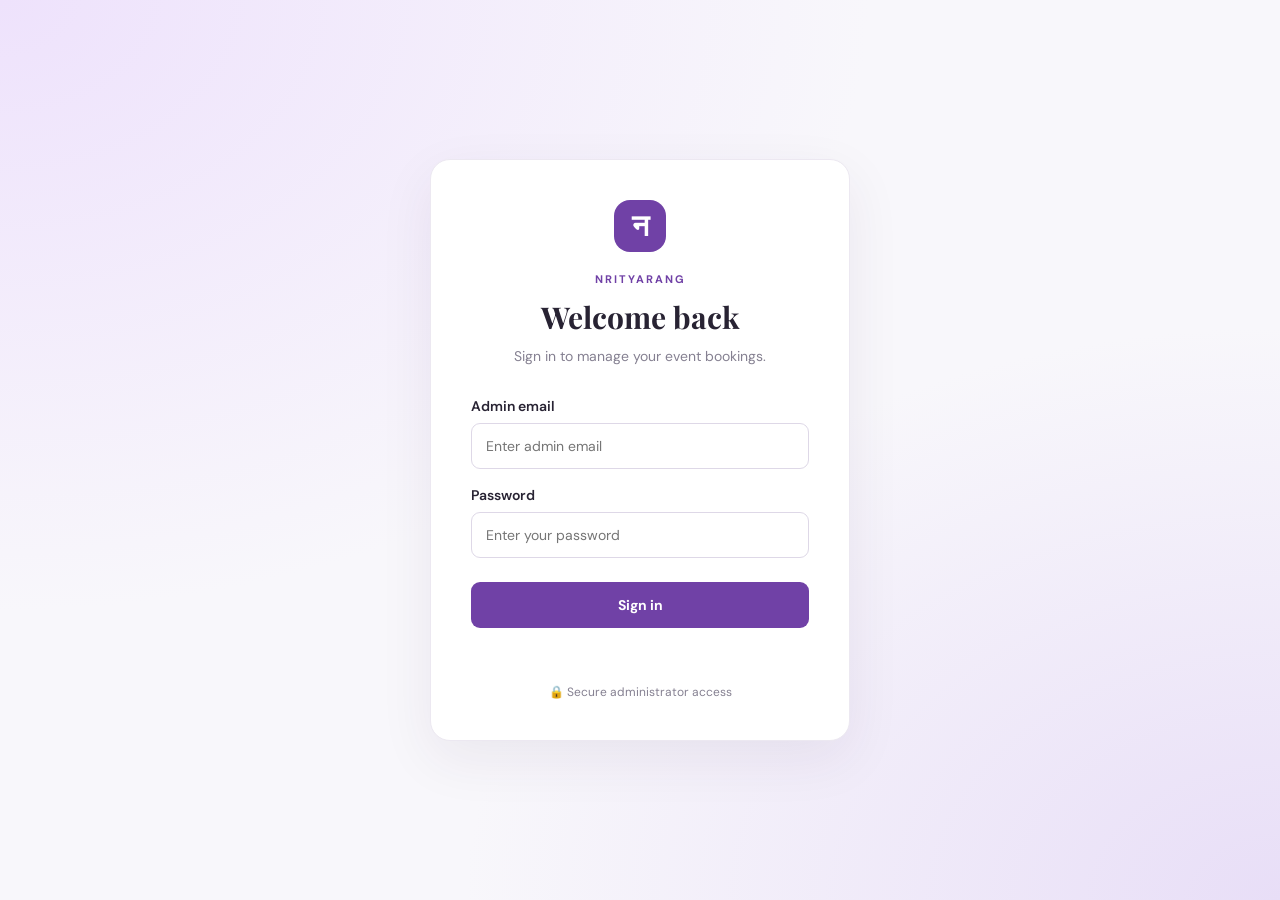
<file: index.html>
<!DOCTYPE html>
<html lang="en">
<head>
  <meta charset="UTF-8">
  <meta name="viewport" content="width=device-width, initial-scale=1.0">
  <title>Nrityarang | Admin Panel</title>
  <link rel="stylesheet" href="admin.css">
</head>
<body>
  <main class="app">

    <!-- LOGIN PAGE -->
    <section id="loginPage" class="login-page">
      <div class="login-card">
        <div class="brand-icon">न</div>
        <p class="eyebrow">NRITYARANG</p>
        <h1>Welcome back</h1>
        <p class="muted">Sign in to manage your event bookings.</p>

        <form id="loginForm">
          <label for="email">Admin email</label>
          <input
            id="email"
            type="email"
            placeholder="Enter admin email"
            autocomplete="username"
            required
          >

          <label for="password">Password</label>
          <input
            id="password"
            type="password"
            placeholder="Enter your password"
            autocomplete="current-password"
            required
          >

          <button id="loginButton" type="submit">Sign in</button>
          <p id="loginMessage" class="message" role="status"></p>
        </form>

        <p class="security-note">
          <span>🔒</span> Secure administrator access
        </p>
      </div>
    </section>

    <!-- DASHBOARD: hidden until backend authentication succeeds -->
    <section id="dashboardPage" class="dashboard-page" hidden>
      <aside class="sidebar">
        <div class="sidebar-brand">
          <span class="brand-icon small">न</span>
          <div>
            <strong>Nrityarang</strong>
            <small>Event Management</small>
          </div>
        </div>

        <p class="nav-heading">WORKSPACE</p>
        <button class="nav-item active" data-section="overview">
          <span>▦</span> Overview
        </button>
        <button class="nav-item" data-section="bookings">
          <span>▤</span> Bookings
        </button>
        <button class="nav-item" data-section="seats">
          <span>🪑</span> Seat management
        </button>
        <button class="nav-item" data-section="event">
          <span>📅</span> Event Details
        </button>
        <button class="nav-item" data-section="enquiries">
          <span>🎓</span> Student Enquiries
        </button>

        <div class="sidebar-bottom">
          <p class="muted">Signed in as administrator</p>
          <button id="logoutButton" class="logout-button">↪ Log out</button>
        </div>
      </aside>

      <div class="main-content">
        <header class="topbar">
          <div>
            <p class="eyebrow">EVENT ADMINISTRATION</p>
            <h1 id="pageTitle">Dashboard overview</h1>
          </div>
          <span class="admin-badge">Admin</span>
        </header>

        <div id="dashboardMessage" class="notice" role="status">
          Loading dashboard information…
        </div>

        <!-- 1. OVERVIEW SECTION -->
        <section id="overviewSection">
          <div class="welcome-row">
            <div>
              <h2>Event overview</h2>
              <p class="muted">A summary of your event booking activity.</p>
            </div>
            <div style="display: flex; gap: 10px; align-items: center; flex-wrap: wrap;">
              <button id="refreshButton" class="secondary-button">
                ↻ Refresh data
              </button>
              <button id="clearAllBookingsOverviewBtn" style="background-color: #dc3545; color: white; border: none; padding: 9px 16px; border-radius: 6px; cursor: pointer; font-weight: 600; font-size: 13px; display: inline-flex; align-items: center; gap: 6px;">
                🗑️ Clear All Bookings
              </button>
            </div>
          </div>

          <!-- ACTIVE PERFORMANCE SUMMARY WIDGET -->
          <div style="display: flex; justify-content: space-between; align-items: center; background: #faf8fd; border: 1px solid #ebdff5; border-radius: 10px; padding: 14px 20px; margin-bottom: 20px; flex-wrap: wrap; gap: 14px;">
            <div>
              <div style="display: flex; align-items: center; gap: 10px;">
                <span style="font-size: 11px; text-transform: uppercase; font-weight: 700; letter-spacing: 0.5px; color: var(--purple-dark);">📅 ACTIVE PERFORMANCE SCHEDULE</span>
                <span id="overviewBookingBadge" style="font-size: 11px; font-weight: 700; padding: 3px 9px; border-radius: 12px; background: #eafaf1; color: #1e7e34; border: 1px solid #c3e6cb;">
                  🟢 Seats: OPEN
                </span>
              </div>
              <h3 style="margin: 4px 0 2px; font-size: 16px; color: #222;" id="overviewEventDisplay">Nrityarang 2026 · September,6 2026, 7pm</h3>
              <small class="muted" id="overviewVenueDisplay">Prabodhankar Thackeray auditorium, Borivali(west), Mumbai</small>
            </div>
            <div style="display: flex; gap: 8px; align-items: center; flex-wrap: wrap;">
              <button id="overviewToggleBookingBtn" class="secondary-button" style="cursor: pointer; display: inline-flex; align-items: center; gap: 6px; font-weight: 600;">
                🔒 Disable Seat Selection
              </button>
              <button class="secondary-button" data-section="event" style="cursor: pointer; display: inline-flex; align-items: center; gap: 6px;">
                ✏️ Edit Event Details
              </button>
            </div>
          </div>

          <!-- MAIN STATS CARDS -->
          <div class="stats-grid">
            <article class="stat-card">
              <p>Total capacity</p>
              <h2 id="totalHallSeats">941</h2>
              <small>Auditorium booking capacity</small>
            </article>
            <article class="stat-card">
              <p>Seats booked</p>
              <h2 id="totalSeats">—</h2>
              <small>Confirmed booked seats</small>
            </article>
            <article class="stat-card">
              <p>Blocked seats</p>
              <h2 id="blockedSeats">85</h2>
              <small>VIP rows A, B, C reserved</small>
            </article>
            <article class="stat-card">
              <p>Available seats</p>
              <h2 id="availableSeats">—</h2>
              <small>Open for public booking</small>
            </article>
            <article class="stat-card">
              <p>Total bookings</p>
              <h2 id="totalBookings">—</h2>
              <small>Confirmed booking orders</small>
            </article>
            <article class="stat-card revenue-card">
              <p>Verified revenue</p>
              <h2 id="totalRevenue">—</h2>
              <small>Based on verified payment records</small>
            </article>
          </div>

          <!-- STUDENT ENQUIRIES OVERVIEW BANNER -->
          <div style="background: linear-gradient(135deg, #fff7ed, #ffedd5); border: 1px solid #fed7aa; border-radius: 14px; padding: 16px 20px; margin-top: 20px; display: flex; align-items: center; justify-content: space-between; flex-wrap: wrap; gap: 14px; box-shadow: 0 2px 8px rgba(234, 88, 12, 0.06);">
            <div style="display: flex; align-items: center; gap: 14px;">
              <div style="width: 44px; height: 44px; border-radius: 10px; background: #ea580c; color: white; display: flex; align-items: center; justify-content: center; font-size: 22px;">
                🎓
              </div>
              <div>
                <h3 style="margin: 0; font-size: 15px; color: #9a3412;">Student Admission Enquiries</h3>
                <p id="overviewEnquiriesSummary" style="margin: 3px 0 0; font-size: 13px; color: #7c2d12;">
                  Tracking leads across WhatsApp, Email, Website Form & Studio Walk-ins
                </p>
              </div>
            </div>
            <button class="secondary-button" data-section="enquiries" style="background: white; border: 1px solid #ea580c; color: #ea580c; font-weight: 600; padding: 8px 16px; border-radius: 8px; cursor: pointer;">
              View All Enquiries ➔
            </button>
          </div>

          <!-- OPTION 6: BRANCH-WISE TICKET LEADERBOARD -->
          <section class="panel" style="margin-top: 24px; margin-bottom: 24px;">
            <div class="panel-heading">
              <div>
                <div style="display: flex; align-items: center; gap: 8px;">
                  <span style="font-size: 20px;">🏆</span>
                  <h2>Branch-wise Ticket Leaderboard</h2>
                </div>
                <p class="muted">Live ticket sales and attendance distribution across all 5 Vidyalaya branches</p>
              </div>
              <span id="topBranchBadge" style="font-size: 12px; font-weight: 700; background: #fdf5e6; color: #b7791f; border: 1px solid #fbd38d; padding: 4px 12px; border-radius: 20px;">
                🥇 Leading: Calculating…
              </span>
            </div>

            <!-- 5 Branch Cards Grid -->
            <div id="branchCardsGrid" style="display: grid; grid-template-columns: repeat(auto-fit, minmax(180px, 1fr)); gap: 14px; margin-bottom: 20px;">
              <!-- Populated dynamically by admin.js -->
            </div>

            <!-- Comparative Progress Bars -->
            <div style="background: #faf9fd; border: 1px solid #ebdff5; border-radius: 12px; padding: 18px 20px;">
              <h4 style="margin: 0 0 14px; font-size: 12.5px; text-transform: uppercase; letter-spacing: 0.5px; color: var(--purple-dark);">
                📊 Relative Attendance Share
              </h4>
              <div id="branchBarsContainer" style="display: flex; flex-direction: column; gap: 12px;">
                <!-- Populated dynamically by admin.js -->
              </div>
            </div>
          </section>

          <!-- RECENT BOOKINGS TABLE -->
          <section class="panel">
            <div class="panel-heading">
              <div>
                <h2>Recent bookings</h2>
                <p class="muted">Latest records with instant ticket sharing options</p>
              </div>
              <button class="text-button" data-section="bookings">
                View all
              </button>
            </div>

            <div class="table-wrapper">
              <table>
                <thead>
                  <tr>
                    <th>Booking ID</th>
                    <th>Customer</th>
                    <th>Branch</th>
                    <th>Seats</th>
                    <th>Amount</th>
                    <th>Actions (Resend)</th>
                  </tr>
                </thead>
                <tbody id="recentBookings">
                  <tr>
                    <td colspan="6" class="empty-state">
                      Waiting for backend connection.
                    </td>
                  </tr>
                </tbody>
              </table>
            </div>
          </section>
        </section>

        <!-- 2. BOOKINGS SECTION (WITH SEARCH & BRANCH FILTER) -->
        <section id="bookingsSection" hidden>
          <section class="panel">
            <div class="panel-heading">
              <div>
                <h2>All bookings</h2>
                <p class="muted">Manage customer reservations, branch affiliations, and resend digital passes</p>
              </div>
              <div style="display: flex; gap: 10px; align-items: center; flex-wrap: wrap;">
                <button id="bookingsRefresh" class="secondary-button">
                  Refresh
                </button>
                <button id="clearAllBookingsBtn" style="background-color: #dc3545; color: white; border: none; padding: 8px 16px; border-radius: 6px; cursor: pointer; font-weight: bold; display: flex; align-items: center; gap: 6px;">
                  🗑️ Clear All Bookings
                </button>
              </div>
            </div>

            <!-- SEARCH AND BRANCH FILTER CONTROLS -->
            <div style="display: flex; gap: 12px; margin-bottom: 16px; flex-wrap: wrap;">
              <input
                id="bookingSearchInput"
                type="text"
                placeholder="🔍 Search by name, phone, or booking ID..."
                style="flex: 1; min-width: 240px; padding: 9px 14px; border: 1px solid #dcd3e6; border-radius: 8px; font-size: 13.5px;"
              />
              <select
                id="bookingBranchFilter"
                style="padding: 9px 14px; border: 1px solid #dcd3e6; border-radius: 8px; font-size: 13.5px; background: white; cursor: pointer;"
              >
                <option value="all">All Branches (5)</option>
                <option value="Borivali (East)">Borivali (East)</option>
                <option value="Dahisar (West)">Dahisar (West)</option>
                <option value="Dahisar (East)">Dahisar (East)</option>
                <option value="Goregaon (West)">Goregaon (West)</option>
                <option value="Nalasopara">Nalasopara</option>
              </select>
            </div>

            <div class="table-wrapper">
              <table>
                <thead>
                  <tr>
                    <th>Booking ID</th>
                    <th>Customer</th>
                    <th>Branch</th>
                    <th>Email / Phone</th>
                    <th>Seats</th>
                    <th>Amount</th>
                    <th>Payment</th>
                    <th>Actions (Resend Pass)</th>
                  </tr>
                </thead>
                <tbody id="allBookings">
                  <tr>
                    <td colspan="8" class="empty-state">
                      Booking data will appear after API integration.
                    </td>
                  </tr>
                </tbody>
              </table>
            </div>
          </section>
        </section>

        <!-- 3. SEATS SECTION -->
        <section id="seatsSection" hidden>
          <section class="panel">
            <div class="panel-heading">
              <div>
                <h2>Auditorium seat map</h2>
                <p class="muted">Live view of hall seats across Balcony, Middle, and Stalls tiers</p>
              </div>
              <div style="display: flex; gap: 10px; align-items: center; flex-wrap: wrap;">
                <button id="seatsToggleBookingBtn" class="secondary-button" style="cursor: pointer; display: inline-flex; align-items: center; gap: 6px; font-weight: 600;">
                  🔒 Disable Seat Selection
                </button>
                <select id="seatFilter" style="padding: 7px 12px; border-radius: 8px; border: 1px solid var(--border); font-size: 13px; background: white; cursor: pointer;">
                  <option value="all">All Seats (941)</option>
                  <option value="booked">Booked Only</option>
                  <option value="blocked">Blocked (VIP Rows A, B, C)</option>
                  <option value="available">Available Only</option>
                </select>
                <button id="seatsRefresh" class="secondary-button">
                  Refresh
                </button>
              </div>
            </div>

            <div class="seat-legend" style="display: flex; gap: 20px; align-items: center; flex-wrap: wrap; margin-bottom: 18px;">
              <span><i class="dot available"></i> Available (<strong id="seatSummaryAvailable">—</strong>)</span>
              <span><i class="dot booked"></i> Booked (<strong id="seatSummaryBooked">—</strong>)</span>
              <span><i class="dot blocked"></i> Blocked (<strong id="seatSummaryBlocked">85</strong>)</span>
              <span style="margin-left: auto; color: var(--muted); font-size: 12px;">Total Capacity: <strong>941</strong></span>
            </div>

            <div id="seatGrid" class="seat-grid">
              Seat information will appear after API integration.
            </div>
            <p class="muted seat-note">
              Rows A, B, and C (85 seats) are permanently reserved for VIP & organizers. Real-time booked seats sync directly with confirmed transactions.
            </p>
          </section>
        </section>

        <!-- 4. EVENT DETAILS & SEAT ACCESS CONTROLLER SECTION -->
        <section id="eventSection" hidden>
          <section class="panel">
            <div class="panel-heading">
              <div>
                <h2>Event Details & Booking Controls</h2>
                <p class="muted">Change the event date, time, venue, and toggle public access to the hall layout.</p>
              </div>
              <div style="display: flex; gap: 10px; align-items: center; flex-wrap: wrap;">
                <button id="resetEventBtn" type="button" class="secondary-button">
                  ↺ Reset Defaults
                </button>
                <button id="saveEventBtn" type="button" class="primary-button" style="background: var(--purple, #7434db); color: white; border: none; padding: 9px 20px; font-weight: 600; border-radius: 8px; cursor: pointer; display: flex; align-items: center; gap: 6px;">
                  💾 Save & Update Website
                </button>
              </div>
            </div>

            <div id="eventSaveNotice" class="notice" style="display: none; margin-bottom: 20px;"></div>

            <!-- PUBLIC SEAT BOOKING STATUS CONTROLLER -->
            <div style="background: #ffffff; border: 2px solid #ecdff5; border-radius: 12px; padding: 18px 20px; margin-bottom: 24px; box-shadow: 0 4px 12px rgba(116, 52, 219, 0.06);">
              <div style="display: flex; justify-content: space-between; align-items: center; flex-wrap: wrap; gap: 14px;">
                <div>
                  <div style="display: flex; align-items: center; gap: 10px;">
                    <span id="bookingStatusBadge" style="font-size: 12px; font-weight: 700; text-transform: uppercase; padding: 5px 12px; border-radius: 20px; background: #eafaf1; color: #1e7e34; border: 1px solid #c3e6cb;">
                      🟢 Seat Selection: OPEN (Active)
                    </span>
                    <strong style="font-size: 15px; color: #222;">Public Seat Selection & Booking Access</strong>
                  </div>
                  <p style="margin: 6px 0 0; color: var(--muted, #666); font-size: 13px;">
                    When disabled, the "Select Seat" button is locked on the website, and visitors cannot access the hall layout to select or reserve seats.
                  </p>
                </div>

                <div style="display: flex; gap: 10px; align-items: center; flex-wrap: wrap;">
                  <button id="toggleBookingStatusBtn" type="button" style="padding: 10px 18px; font-size: 13.5px; font-weight: 700; border-radius: 8px; cursor: pointer; border: none; display: inline-flex; align-items: center; gap: 8px; background: #dc3545; color: white;">
                    🔒 Disable Seat Selection
                  </button>
                  <a id="openWebsiteBtn" href="#/event" target="_blank" rel="noopener noreferrer" style="padding: 9px 16px; font-size: 13px; font-weight: 600; border-radius: 8px; cursor: pointer; text-decoration: none; display: inline-flex; align-items: center; gap: 6px; background: #f3e8fd; color: #7434db; border: 1px solid #dcd3e6;">
                    🌐 Open Website to Test ➔
                  </a>
                </div>
              </div>

              <!-- NOTICE SHOWN WHEN SEAT BOOKING IS PAUSED -->
              <div id="disabledMsgContainer" style="margin-top: 14px; padding-top: 14px; border-top: 1px dashed #e2d9eb; display: none;">
                <label for="evtDisabledMsg" style="font-size: 12.5px; font-weight: 600; display: block; margin-bottom: 5px; color: #444;">
                  Notice Message Shown to Visitors When Paused
                </label>
                <input id="evtDisabledMsg" type="text" style="width: 100%; padding: 8px 12px; border: 1px solid #dcd3e6; border-radius: 6px; font-size: 13px;" value="Seat booking is temporarily paused by the administrator. Please check back later!" />
              </div>
            </div>

            <div style="display: grid; grid-template-columns: repeat(auto-fit, minmax(320px, 1fr)); gap: 24px;">
              <!-- FORM INPUTS -->
              <div style="display: flex; flex-direction: column; gap: 16px;">
                <div>
                  <label for="evtName" style="font-size: 13px; font-weight: 600; display: block; margin-bottom: 6px;">Production / Event Title</label>
                  <input id="evtName" type="text" style="width: 100%; padding: 10px 12px; border: 1px solid #dcd3e6; border-radius: 8px; font-size: 14px;" placeholder="e.g. Nrityarang 2026" />
                </div>

                <div style="display: grid; grid-template-columns: 1fr 1fr; gap: 12px;">
                  <div>
                    <label for="evtDate" style="font-size: 13px; font-weight: 600; display: block; margin-bottom: 6px;">Event Date</label>
                    <input id="evtDate" type="text" style="width: 100%; padding: 10px 12px; border: 1px solid #dcd3e6; border-radius: 8px; font-size: 14px;" placeholder="e.g. September 6, 2026" />
                  </div>
                  <div>
                    <label for="evtTime" style="font-size: 13px; font-weight: 600; display: block; margin-bottom: 6px;">Event Time</label>
                    <input id="evtTime" type="text" style="width: 100%; padding: 10px 12px; border: 1px solid #dcd3e6; border-radius: 8px; font-size: 14px;" placeholder="e.g. 7:00 PM" />
                  </div>
                </div>

                <div>
                  <label for="evtDateTimeDisplay" style="font-size: 13px; font-weight: 600; display: block; margin-bottom: 6px;">
                    Date & Time (Website Display Format)
                    <small style="color: var(--muted, #666); font-weight: normal; margin-left: 6px;">Shown on event page</small>
                  </label>
                  <input id="evtDateTimeDisplay" type="text" style="width: 100%; padding: 10px 12px; border: 1px solid #dcd3e6; border-radius: 8px; font-size: 14px;" placeholder="e.g. September,6 2026, 7pm" />
                </div>

                <div>
                  <label for="evtVenue" style="font-size: 13px; font-weight: 600; display: block; margin-bottom: 6px;">Venue / Auditorium (Full Display)</label>
                  <input id="evtVenue" type="text" style="width: 100%; padding: 10px 12px; border: 1px solid #dcd3e6; border-radius: 8px; font-size: 14px;" placeholder="e.g. Prabodhankar Thackeray auditorium, Borivali(west), Mumbai" />
                </div>

                <div>
                  <label for="evtVenueShort" style="font-size: 13px; font-weight: 600; display: block; margin-bottom: 6px;">Auditorium Short Name</label>
                  <input id="evtVenueShort" type="text" style="width: 100%; padding: 10px 12px; border: 1px solid #dcd3e6; border-radius: 8px; font-size: 14px;" placeholder="e.g. Prabodhankar Thackeray Auditorium" />
                </div>

                <div>
                  <label for="evtVenueAddress" style="font-size: 13px; font-weight: 600; display: block; margin-bottom: 6px;">Full Address & Landmark</label>
                  <textarea id="evtVenueAddress" rows="2" style="width: 100%; padding: 10px 12px; border: 1px solid #dcd3e6; border-radius: 8px; font-size: 14px; resize: vertical;" placeholder="Chamunda Circle, Sodawala Lane, Borivali (West), Mumbai..."></textarea>
                </div>

                <div>
                  <label for="evtPriceInfo" style="font-size: 13px; font-weight: 600; display: block; margin-bottom: 6px;">Ticket Price Notice</label>
                  <input id="evtPriceInfo" type="text" style="width: 100%; padding: 10px 12px; border: 1px solid #dcd3e6; border-radius: 8px; font-size: 14px;" placeholder="e.g. (starts from 250rs)" />
                </div>

                <div>
                  <label for="evtTagline" style="font-size: 13px; font-weight: 600; display: block; margin-bottom: 6px;">Event Description / Tagline</label>
                  <textarea id="evtTagline" rows="3" style="width: 100%; padding: 10px 12px; border: 1px solid #dcd3e6; border-radius: 8px; font-size: 14px; resize: vertical;" placeholder="Experience the grace and elegance of Kathak..."></textarea>
                </div>
              </div>

              <!-- LIVE PREVIEW CARD (MATCHES FRONTEND SCREENSHOT!) -->
              <div>
                <p style="font-size: 12px; font-weight: 700; text-transform: uppercase; letter-spacing: 0.5px; color: var(--muted, #666); margin-bottom: 10px;">
                  👁️ Live Website Preview
                </p>

                <div style="background: #2a080e; color: #fdfbf7; border-radius: 14px; padding: 24px; border: 1px solid rgba(197, 161, 91, 0.4); box-shadow: 0 8px 24px rgba(0,0,0,0.18);">
                  <div style="display: flex; align-items: center; justify-content: space-between; margin-bottom: 12px;">
                    <span style="font-size: 10px; font-weight: 700; letter-spacing: 1.5px; text-transform: uppercase; color: #c5a15b; background: rgba(197, 161, 91, 0.15); padding: 4px 10px; border-radius: 20px; border: 1px solid rgba(197, 161, 91, 0.3);">
                      FEATURED ANNUAL PRODUCTION
                    </span>
                    <small style="color: #c5a15b; font-size: 11px;">Preview</small>
                  </div>

                  <h3 id="prevTitle" style="font-family: Georgia, serif; font-size: 24px; color: #fff; margin: 0 0 14px;">
                    Nrityarang 2026
                  </h3>

                  <p id="prevTagline" style="font-size: 13.5px; line-height: 1.6; color: #e7ded3; font-style: italic; margin-bottom: 20px; border-left: 3px solid #c5a15b; padding-left: 12px;">
                    Experience the grace and elegance of Kathak in a mesmerizing evening of rhythm, storytelling, and timeless tradition......
                  </p>

                  <div style="background: rgba(0,0,0,0.3); border-radius: 10px; padding: 14px 16px; display: flex; flex-direction: column; gap: 12px; border: 1px solid rgba(255,255,255,0.08);">
                    <div style="display: flex; align-items: center; gap: 12px; font-size: 14px;">
                      <span style="font-size: 16px;">📅</span>
                      <strong id="prevDateTime" style="color: #ffd885; font-weight: 600;">September,6 2026, 7pm</strong>
                    </div>

                    <div style="display: flex; align-items: flex-start; gap: 12px; font-size: 13.5px;">
                      <span style="font-size: 16px;">📍</span>
                      <span id="prevVenue" style="color: #f1eae2;">Prabodhankar Thackeray auditorium, Borivali(west), Mumbai</span>
                    </div>

                    <div style="display: flex; align-items: center; gap: 12px; font-size: 13.5px;">
                      <span style="font-size: 16px;">₹</span>
                      <span id="prevPrice" style="color: #ffd885; font-weight: 600;">(starts from 250rs)</span>
                    </div>
                  </div>

                  <!-- LIVE PREVIEW OF "SELECT SEAT" BUTTON STATE -->
                  <div id="prevSeatActionWrap" style="margin-top: 18px;">
                    <div id="prevSelectSeatBtn" style="background: linear-gradient(135deg, #c5a15b 0%, #dfc581 100%); color: #3b0d13; padding: 13px 18px; border-radius: 10px; font-weight: 700; text-align: center; display: flex; align-items: center; justify-content: center; gap: 8px;">
                      <span>🪑</span> Select Seat
                    </div>
                    <span id="prevBookingPausedPill" style="display: none; text-align: center; font-size: 11px; font-weight: 600; color: #ffc4c4; background: rgba(195, 68, 82, 0.25); border: 1px solid rgba(195, 68, 82, 0.45); padding: 6px 10px; border-radius: 6px; margin-top: 6px;">
                      🔒 Seat selection is currently disabled by administrator
                    </span>
                  </div>

                  <div style="margin-top: 18px; padding-top: 14px; border-top: 1px dashed rgba(255,255,255,0.15); font-size: 12px; color: #c5a15b;">
                    ✓ Updates reflect immediately on the Events page, home showcase, and booking passes.
                  </div>
                </div>
              </div>
            </div>
          </section>
        </section>

        <!-- 5. STUDENT ENQUIRIES SECTION (NEW) -->
        <section id="enquiriesSection" hidden>
          <div class="panel">
            <div class="panel-heading">
              <div>
                <h2>Student Admission Enquiries</h2>
                <p class="muted">Prospective students and parents inquiring about admissions, batches, and fees</p>
              </div>
              <div style="display: flex; gap: 10px; align-items: center; flex-wrap: wrap;">
                <button id="enquiriesRefresh" class="secondary-button">
                  ↻ Refresh
                </button>
                <button id="addEnquiryBtn" class="primary-button" style="background: var(--purple, #7434db); color: white; border: none; padding: 9px 18px; border-radius: 8px; font-weight: 600; cursor: pointer; display: flex; align-items: center; gap: 6px;">
                  ➕ Add Walk-in / Call
                </button>
              </div>
            </div>

            <!-- ENQUIRIES SUMMARY STATS -->
            <div style="display: grid; grid-template-columns: repeat(auto-fit, minmax(160px, 1fr)); gap: 14px; margin-bottom: 20px;">
              <article class="stat-card" style="padding: 16px;">
                <p style="font-size: 12px; color: var(--muted); margin: 0 0 4px;">Total Enquiries</p>
                <h2 id="totalEnquiriesCount" style="margin: 0; font-size: 24px; color: #1a202c;">—</h2>
                <small style="color: var(--muted);">All records</small>
              </article>
              <article class="stat-card" style="padding: 16px;">
                <p style="font-size: 12px; color: #1e7e34; margin: 0 0 4px;">💬 via WhatsApp</p>
                <h2 id="waEnquiriesCount" style="margin: 0; font-size: 24px; color: #1e7e34;">—</h2>
                <small style="color: var(--muted);">Direct chat inquiries</small>
              </article>
              <article class="stat-card" style="padding: 16px;">
                <p style="font-size: 12px; color: #2b6cb0; margin: 0 0 4px;">✉️ via Email</p>
                <h2 id="emailEnquiriesCount" style="margin: 0; font-size: 24px; color: #2b6cb0;">—</h2>
                <small style="color: var(--muted);">Email inquiries</small>
              </article>
              <article class="stat-card" style="padding: 16px;">
                <p style="font-size: 12px; color: var(--purple, #7434db); margin: 0 0 4px;">🌐 Website Form</p>
                <h2 id="webEnquiriesCount" style="margin: 0; font-size: 24px; color: var(--purple, #7434db);">—</h2>
                <small style="color: var(--muted);">Online form leads</small>
              </article>
              <article class="stat-card" style="padding: 16px;">
                <p style="font-size: 12px; color: #c05621; margin: 0 0 4px;">⏳ New / Pending</p>
                <h2 id="pendingEnquiriesCount" style="margin: 0; font-size: 24px; color: #c05621;">—</h2>
                <small style="color: var(--muted);">Requires follow-up</small>
              </article>
            </div>

            <!-- ENQUIRY FILTERS -->
            <div style="display: flex; gap: 12px; margin-bottom: 18px; flex-wrap: wrap;">
              <input
                id="enquirySearchInput"
                type="text"
                placeholder="🔍 Search by student name, phone, or email..."
                style="flex: 1; min-width: 240px; padding: 9px 14px; border: 1px solid #dcd3e6; border-radius: 8px; font-size: 13.5px;"
              />
              <select
                id="enquiryModeFilter"
                style="padding: 9px 14px; border: 1px solid #dcd3e6; border-radius: 8px; font-size: 13.5px; background: white; cursor: pointer;"
              >
                <option value="all">All Modes (WhatsApp, Email, Web)</option>
                <option value="WhatsApp">💬 WhatsApp Only</option>
                <option value="Email">✉️ Email Only</option>
                <option value="Website Form">🌐 Website Form Only</option>
              </select>
              <select
                id="enquiryBranchFilter"
                style="padding: 9px 14px; border: 1px solid #dcd3e6; border-radius: 8px; font-size: 13.5px; background: white; cursor: pointer;"
              >
                <option value="all">All Branches (5)</option>
                <option value="Borivali (East)">Borivali (East)</option>
                <option value="Dahisar (West)">Dahisar (West)</option>
                <option value="Dahisar (East)">Dahisar (East)</option>
                <option value="Goregaon (West)">Goregaon (West)</option>
                <option value="Nalasopara">Nalasopara</option>
              </select>
              <select
                id="enquiryStatusFilter"
                style="padding: 9px 14px; border: 1px solid #dcd3e6; border-radius: 8px; font-size: 13.5px; background: white; cursor: pointer;"
              >
                <option value="all">All Statuses</option>
                <option value="New">New / Uncontacted</option>
                <option value="Contacted">Contacted</option>
                <option value="Follow-up">Follow-up</option>
                <option value="Enrolled">Enrolled ✓</option>
              </select>
            </div>

            <!-- ENQUIRIES TABLE -->
            <div class="table-wrapper">
              <table>
                <thead>
                  <tr>
                    <th>Student Name</th>
                    <th>Phone Number</th>
                    <th>Email Address</th>
                    <th>Enquiry Mode</th>
                    <th>Preferred Branch</th>
                    <th>Course / Level</th>
                    <th>Date & Time</th>
                    <th>Status</th>
                    <th>Quick Contact</th>
                  </tr>
                </thead>
                <tbody id="enquiriesTableBody">
                  <tr>
                    <td colspan="9" class="empty-state">
                      Loading student enquiries…
                    </td>
                  </tr>
                </tbody>
              </table>
            </div>
          </div>
        </section>

        <!-- ADD MANUAL ENQUIRY MODAL (POPUP) -->
        <div id="addEnquiryModal" style="display: none; position: fixed; inset: 0; background: rgba(0,0,0,0.55); z-index: 1000; align-items: center; justify-content: center; padding: 20px;">
          <div style="background: white; border-radius: 16px; max-width: 520px; width: 100%; padding: 28px; box-shadow: 0 20px 60px rgba(0,0,0,0.25); max-height: 90vh; overflow-y: auto;">
            <div style="display: flex; justify-content: space-between; align-items: center; margin-bottom: 18px;">
              <h3 style="margin: 0; font-size: 18px; color: var(--purple-dark);">➕ Add Student Admission Enquiry</h3>
              <button id="closeEnquiryModalBtn" type="button" style="border: none; background: transparent; font-size: 24px; cursor: pointer; color: var(--muted);">&times;</button>
            </div>

            <form id="manualEnquiryForm" style="display: flex; flex-direction: column; gap: 14px;">
              <div>
                <label style="display: block; font-size: 12.5px; font-weight: 600; margin-bottom: 4px;">Student Full Name *</label>
                <input id="mEnqName" type="text" required placeholder="e.g. Aarohi Chitnis" style="width: 100%; padding: 9px 12px; border: 1px solid #dcd3e6; border-radius: 8px;" />
              </div>

              <div style="display: grid; grid-template-columns: 1fr 1fr; gap: 12px;">
                <div>
                  <label style="display: block; font-size: 12.5px; font-weight: 600; margin-bottom: 4px;">Phone Number *</label>
                  <input id="mEnqPhone" type="tel" required placeholder="e.g. 9820123456" style="width: 100%; padding: 9px 12px; border: 1px solid #dcd3e6; border-radius: 8px;" />
                </div>
                <div>
                  <label style="display: block; font-size: 12.5px; font-weight: 600; margin-bottom: 4px;">Student Age</label>
                  <input id="mEnqAge" type="number" placeholder="e.g. 8" style="width: 100%; padding: 9px 12px; border: 1px solid #dcd3e6; border-radius: 8px;" />
                </div>
              </div>

              <div>
                <label style="display: block; font-size: 12.5px; font-weight: 600; margin-bottom: 4px;">Email Address</label>
                <input id="mEnqEmail" type="email" placeholder="e.g. parent@example.com" style="width: 100%; padding: 9px 12px; border: 1px solid #dcd3e6; border-radius: 8px;" />
              </div>

              <div style="display: grid; grid-template-columns: 1fr 1fr; gap: 12px;">
                <div>
                  <label style="display: block; font-size: 12.5px; font-weight: 600; margin-bottom: 4px;">Enquiry Mode *</label>
                  <select id="mEnqMode" style="width: 100%; padding: 9px 12px; border: 1px solid #dcd3e6; border-radius: 8px; background: white;">
                    <option value="WhatsApp">💬 WhatsApp</option>
                    <option value="Email">✉️ Email</option>
                    <option value="Website Form">🌐 Website Form</option>
                    <option value="Phone Call">📞 Direct Call</option>
                    <option value="Walk-in">🏛️ Studio Walk-in</option>
                  </select>
                </div>
                <div>
                  <label style="display: block; font-size: 12.5px; font-weight: 600; margin-bottom: 4px;">Preferred Branch *</label>
                  <select id="mEnqBranch" style="width: 100%; padding: 9px 12px; border: 1px solid #dcd3e6; border-radius: 8px; background: white;">
                    <option value="Borivali (East)">Borivali (East)</option>
                    <option value="Dahisar (West)">Dahisar (West)</option>
                    <option value="Dahisar (East)">Dahisar (East)</option>
                    <option value="Goregaon (West)">Goregaon (West)</option>
                    <option value="Nalasopara">Nalasopara</option>
                  </select>
                </div>
              </div>

              <div>
                <label style="display: block; font-size: 12.5px; font-weight: 600; margin-bottom: 4px;">Course / Level</label>
                <select id="mEnqLevel" style="width: 100%; padding: 9px 12px; border: 1px solid #dcd3e6; border-radius: 8px; background: white;">
                  <option value="Beginner (New Admission)">Beginner (New Admission)</option>
                  <option value="Prarambhik & Praveshika">Prarambhik & Praveshika</option>
                  <option value="Madhyama Pratham & Purna">Madhyama Pratham & Purna</option>
                  <option value="Visharad Level">Visharad Level</option>
                </select>
              </div>

              <div>
                <label style="display: block; font-size: 12.5px; font-weight: 600; margin-bottom: 4px;">Notes / Questions</label>
                <textarea id="mEnqNotes" rows="2" placeholder="e.g. Inquired about weekend morning timings" style="width: 100%; padding: 9px 12px; border: 1px solid #dcd3e6; border-radius: 8px;"></textarea>
              </div>

              <div style="display: flex; justify-content: flex-end; gap: 10px; margin-top: 10px;">
                <button id="cancelManualEnqBtn" type="button" class="secondary-button">Cancel</button>
                <button type="submit" class="primary-button" style="background: var(--purple); color: white; border: none; padding: 10px 20px; border-radius: 8px; font-weight: 600; cursor: pointer;">Save Enquiry</button>
              </div>
            </form>
          </div>
        </div>

        <footer>Nrityarang Event Booking · Admin Console</footer>
      </div>
    </section>
  </main>

  <script src="admin.js"></script>
</body>
</html>
</file>
<file: admin.css>
@import url('https://fonts.googleapis.com/css2?family=DM+Sans:wght@400;500;600;700&family=Playfair+Display:wght@500;600;700&display=swap');

:root {
  --purple: #7041a6;
  --purple-dark: #4b2678;
  --lavender: #f2ecfa;
  --background: #f8f7fb;
  --white: #ffffff;
  --text: #282333;
  --muted: #858091;
  --border: #ece8f1;
  --green: #27865d;
  --red: #c34452;
}

* {
  box-sizing: border-box;
}

body {
  margin: 0;
  background: var(--background);
  color: var(--text);
  font-family: "DM Sans", sans-serif;
  font-size: 14px;
}

button,
input {
  font: inherit;
}

button {
  cursor: pointer;
}

button:focus-visible,
input:focus-visible {
  outline: 3px solid #c7a9ec;
  outline-offset: 2px;
}

[hidden] {
  display: none !important;
}

/* Login */

.login-page {
  min-height: 100vh;
  display: grid;
  place-items: center;
  padding: 24px;
  background:
    radial-gradient(ellipse at top left, #eee2fc, transparent 48%),
    radial-gradient(ellipse at bottom right, #e8def7, transparent 45%),
    var(--background);
}

.login-card {
  width: 100%;
  max-width: 420px;
  padding: 40px;
  background: var(--white);
  border: 1px solid var(--border);
  border-radius: 20px;
  box-shadow: 0 18px 55px #38224b12;
}

.brand-icon {
  width: 52px;
  height: 52px;
  display: grid;
  place-items: center;
  margin: 0 auto 20px;
  border-radius: 16px;
  color: white;
  background: var(--purple);
  font-size: 30px;
  font-weight: 700;
}

.eyebrow {
  color: var(--purple);
  font-size: 11px;
  font-weight: 700;
  letter-spacing: 2px;
}

.login-card > .eyebrow,
.login-card > h1,
.login-card > .muted {
  text-align: center;
}

h1,
h2,
p {
  margin-top: 0;
}

.login-card h1,
.topbar h1 {
  font-family: "Playfair Display", serif;
}

.login-card h1 {
  margin-bottom: 8px;
  font-size: 30px;
}

.muted {
  color: var(--muted);
  line-height: 1.6;
}

.login-card form {
  margin-top: 30px;
}

label {
  display: block;
  margin: 17px 0 8px;
  font-weight: 600;
}

input {
  width: 100%;
  padding: 13px 14px;
  border: 1px solid #ded8e7;
  border-radius: 9px;
  background: white;
}

input:focus {
  border-color: var(--purple);
}

#loginButton {
  width: 100%;
  margin-top: 24px;
  padding: 14px;
  color: white;
  background: var(--purple);
  border: 0;
  border-radius: 9px;
  font-weight: 700;
}

#loginButton:hover {
  background: var(--purple-dark);
}

#loginButton:disabled {
  cursor: wait;
  opacity: 0.65;
}

.message {
  min-height: 18px;
  margin: 14px 0 0;
  color: var(--red);
  font-size: 13px;
  line-height: 1.5;
}

.security-note {
  margin: 24px 0 0;
  text-align: center;
  color: var(--muted);
  font-size: 12px;
}

/* Dashboard layout */

.dashboard-page {
  min-height: 100vh;
}

.sidebar {
  position: fixed;
  inset: 0 auto 0 0;
  z-index: 2;
  display: flex;
  flex-direction: column;
  width: 245px;
  padding: 26px 18px;
  background: white;
  border-right: 1px solid var(--border);
}

.sidebar-brand {
  display: flex;
  align-items: center;
  gap: 12px;
  margin-bottom: 40px;
}

.brand-icon.small {
  width: 42px;
  height: 42px;
  flex-shrink: 0;
  margin: 0;
  border-radius: 12px;
  font-size: 24px;
}

.sidebar-brand strong,
.sidebar-brand small {
  display: block;
}

.sidebar-brand strong {
  font-size: 16px;
}

.sidebar-brand small {
  margin-top: 4px;
  color: var(--muted);
  font-size: 11px;
}

.nav-heading {
  padding-left: 12px;
  color: #a49dac;
  font-size: 10px;
  font-weight: 700;
  letter-spacing: 1.5px;
}

.nav-item {
  display: flex;
  align-items: center;
  gap: 12px;
  width: 100%;
  margin: 4px 0;
  padding: 13px 12px;
  color: #686174;
  background: transparent;
  border: 0;
  border-radius: 9px;
  text-align: left;
}

.nav-item span {
  width: 20px;
  font-size: 18px;
}

.nav-item.active,
.nav-item:hover {
  color: var(--purple);
  background: var(--lavender);
  font-weight: 600;
}

.sidebar-bottom {
  margin-top: auto;
}

.sidebar-bottom .muted {
  font-size: 11px;
}

.logout-button {
  width: 100%;
  padding: 12px;
  border: 1px solid var(--border);
  border-radius: 9px;
  color: var(--red);
  background: white;
  text-align: left;
}

.main-content {
  min-height: 100vh;
  margin-left: 245px;
  padding: 32px;
}

.topbar {
  display: flex;
  justify-content: space-between;
  align-items: center;
  gap: 16px;
  margin-bottom: 26px;
}

.topbar .eyebrow {
  margin-bottom: 8px;
}

.topbar h1 {
  margin-bottom: 0;
  font-size: 30px;
}

.admin-badge {
  padding: 8px 14px;
  color: var(--purple);
  background: var(--lavender);
  border-radius: 20px;
  font-size: 12px;
  font-weight: 700;
}

.notice {
  margin-bottom: 24px;
  padding: 13px 16px;
  border: 1px solid #e3d5f6;
  border-radius: 10px;
  color: var(--purple-dark);
  background: #f6f0ff;
  line-height: 1.6;
}

.welcome-row,
.panel-heading {
  display: flex;
  align-items: center;
  justify-content: space-between;
  gap: 16px;
}

.welcome-row {
  margin-bottom: 20px;
}

.welcome-row h2,
.panel-heading h2 {
  margin-bottom: 5px;
  font-size: 18px;
}

.welcome-row .muted,
.panel-heading .muted {
  margin-bottom: 0;
  font-size: 12px;
}

.secondary-button,
.text-button {
  padding: 10px 13px;
  border-radius: 8px;
  font-weight: 600;
}

.secondary-button {
  border: 1px solid var(--border);
  background: white;
  color: var(--text);
}

.text-button {
  border: 0;
  background: transparent;
  color: var(--purple);
}

.secondary-button:hover {
  background: var(--lavender);
}

/* Statistics */

.stats-grid {
  display: grid;
  grid-template-columns: repeat(3, minmax(0, 1fr));
  gap: 16px;
  margin-bottom: 24px;
}

.stat-card {
  min-width: 0;
  padding: 22px;
  background: white;
  border: 1px solid var(--border);
  border-radius: 13px;
}

.stat-card p {
  margin-bottom: 15px;
  color: var(--muted);
  font-size: 12px;
}

.stat-card h2 {
  margin-bottom: 10px;
  font-size: 27px;
  overflow-wrap: anywhere;
}

.stat-card small {
  color: var(--muted);
  font-size: 11px;
}

.revenue-card {
  background: #f7f1ff;
  border-color: #e8dbf8;
}

/* Tables and panels */

.panel {
  min-width: 0;
  margin-bottom: 24px;
  padding: 24px;
  background: white;
  border: 1px solid var(--border);
  border-radius: 13px;
}

.panel-heading {
  margin-bottom: 22px;
}

.table-wrapper {
  width: 100%;
  overflow-x: auto;
}

table {
  width: 100%;
  border-collapse: collapse;
  text-align: left;
  white-space: nowrap;
}

th {
  padding: 13px 12px;
  color: var(--muted);
  background: #faf9fc;
  font-size: 11px;
  font-weight: 600;
}

td {
  padding: 16px 12px;
  border-bottom: 1px solid #f0edf4;
  font-size: 12px;
}

.empty-state {
  padding: 35px 15px;
  color: var(--muted);
  text-align: center;
  white-space: normal;
}

.payment-status {
  display: inline-block;
  padding: 5px 9px;
  border-radius: 20px;
  font-size: 11px;
  font-weight: 600;
}

.payment-status.paid {
  color: var(--green);
  background: #e8f6ee;
}

.payment-status.pending {
  color: #996c16;
  background: #fff5d8;
}

.payment-status.failed {
  color: var(--red);
  background: #fdebed;
}

/* Seats */

.seat-legend {
  display: flex;
  flex-wrap: wrap;
  gap: 18px;
  margin-bottom: 24px;
  color: var(--muted);
  font-size: 12px;
}

.seat-legend span {
  display: flex;
  align-items: center;
  gap: 7px;
}

.dot {
  width: 10px;
  height: 10px;
  display: inline-block;
  border-radius: 50%;
}

.dot.available {
  background: #46a978;
}

.dot.booked {
  background: #9a7bc6;
}

.dot.blocked {
  background: #d66b76;
}

.seat-grid {
  display: flex;
  flex-wrap: wrap;
  gap: 9px;
  line-height: 1.8;
}

.seat {
  min-width: 44px;
  padding: 9px 8px;
  border: 1px solid var(--border);
  border-radius: 7px;
  font-size: 11px;
  text-align: center;
}

.seat.available {
  color: #216e4a;
  background: #e9f7ef;
}

.seat.booked {
  color: #62428b;
  background: #eee6f9;
}

.seat.blocked {
  color: #a33240;
  background: #fcebed;
}

.seat-note {
  margin-top: 20px;
  font-size: 12px;
}

footer {
  padding: 10px 0;
  color: var(--muted);
  font-size: 11px;
}

/* Mobile */

@media (max-width: 1050px) {
  .stats-grid {
    grid-template-columns: repeat(2, minmax(0, 1fr));
  }
}

@media (max-width: 720px) {
  .sidebar {
    position: static;
    width: 100%;
    min-height: auto;
    padding: 16px;
    border-right: 0;
    border-bottom: 1px solid var(--border);
  }

  .sidebar-brand {
    margin-bottom: 20px;
  }

  .nav-heading {
    display: none;
  }

  .nav-item {
    width: auto;
    display: inline-flex;
    padding: 10px;
  }

  .sidebar-bottom {
    margin-top: 15px;
  }

  .main-content {
    margin-left: 0;
    padding: 20px 14px;
  }

  .login-card {
    padding: 28px 22px;
  }

  .stats-grid {
    grid-template-columns: 1fr 1fr;
    gap: 10px;
  }

  .stat-card {
    padding: 15px;
  }

  .stat-card h2 {
    font-size: 23px;
  }

  .topbar h1 {
    font-size: 25px;
  }

  .panel {
    padding: 15px;
  }

  .welcome-row,
  .panel-heading {
    align-items: flex-start;
  }
}

@media (max-width: 390px) {
  .stats-grid {
    grid-template-columns: 1fr;
  }
}
</file>
